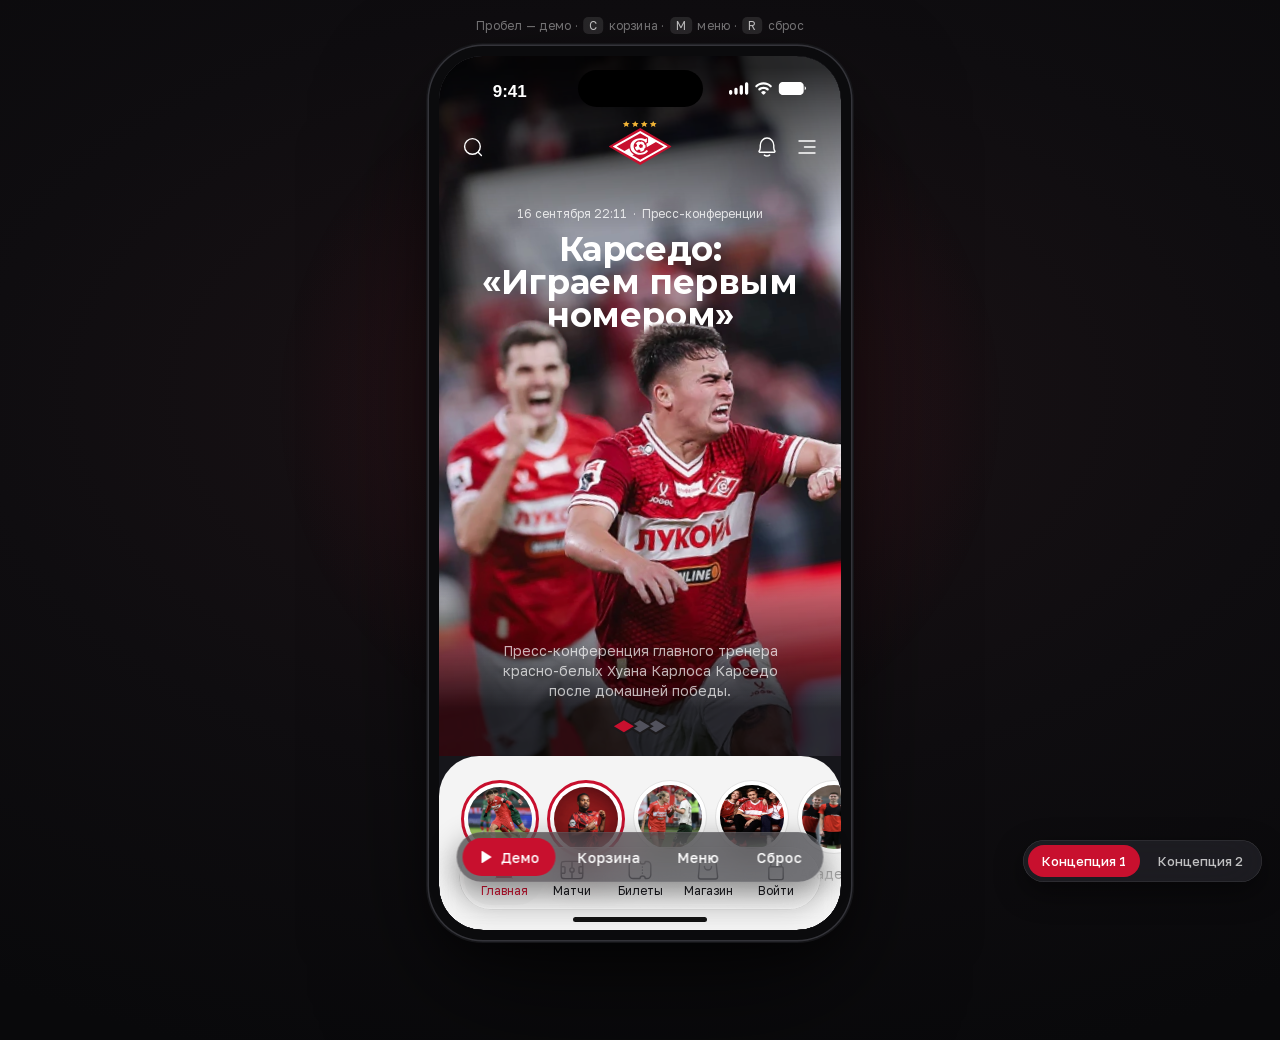
<file: concept-1/index.html>
<!doctype html>
<html lang="ru">
<head>
<meta charset="utf-8">
<meta name="viewport" content="width=device-width, initial-scale=1, maximum-scale=1, user-scalable=no, viewport-fit=cover">
<meta name="apple-mobile-web-app-capable" content="yes">
<meta name="mobile-web-app-capable" content="yes">
<meta name="apple-mobile-web-app-status-bar-style" content="black-translucent">
<meta name="apple-mobile-web-app-title" content="Спартак">
<meta name="theme-color" content="#16161b">
<title>Спартак · iOS · презентация</title>
<link rel="stylesheet" href="assets/fonts.css">
<style>
/* ───────────────────────── tokens (из Figma) ───────────────────────── */
:root{
  --red:#c8102e; --ink:#16161b; --bg:#f4f4f4; --g5f:#5f5f68; --e3:#e3e3e3; --a4:#a4a4a4; --ef:#efefef;
  --font:'TT Norms Pro','Golos Text',-apple-system,'SF Pro Text','Helvetica Neue',Arial,sans-serif;
  --display:'FCSM','Montserrat','Golos Text',-apple-system,sans-serif;
  --spring:cubic-bezier(.2,.9,.25,1.12);
  --spring-soft:cubic-bezier(.22,.9,.3,1);
  --soft:cubic-bezier(.22,.9,.3,1);
  --cartH:0px;
}
*{box-sizing:border-box;margin:0;padding:0;-webkit-tap-highlight-color:transparent}
html,body{height:100%}
body{background:#0c0c0f;font-family:var(--font);color:#000;overflow:auto;-webkit-font-smoothing:antialiased;user-select:none;-webkit-user-select:none}
img{display:block;-webkit-user-drag:none;user-select:none}
button{font:inherit;color:inherit;background:none;border:0;cursor:pointer}
.t-h2{font-size:18px;line-height:24px;font-weight:500}
.t-p2{font-size:14px;line-height:20px;font-weight:450}
.t-p3{font-size:12px;line-height:18px;font-weight:450}
.t-h3{font-size:16px;line-height:22px;font-weight:700;letter-spacing:.4px;text-transform:uppercase}
.t-h4{font-size:14px;line-height:20px;font-weight:600}
.t-h5{font-size:12px;line-height:18px;font-weight:600}
.nowrap{white-space:nowrap}

/* ───────────────────────── презентационная сцена ───────────────────────── */
.stage{position:relative;min-height:100%;padding:56px 24px 110px;display:flex;align-items:center;justify-content:center;
  background:radial-gradient(1200px 700px at 50% 38%,#1c1316 0%,#0f0d10 55%,#09090b 100%)}
.stage::before{content:"";position:fixed;inset:0;background:radial-gradient(520px 520px at 50% 45%,rgba(200,16,46,.16),transparent 70%);pointer-events:none}
.dev-wrap{animation:wake 1.3s var(--spring) both;position:relative;width:402px;height:874px;transform-origin:0 0;flex:none;height:var(--h,874px)}
.device{position:absolute;inset:0;border-radius:44px;box-shadow:0 0 0 10px #0b0b0d,0 0 0 11.5px #34343a,0 0 0 13px #151518,0 50px 120px rgba(0,0,0,.65),0 20px 40px rgba(0,0,0,.4)}
.screen{position:absolute;inset:0;border-radius:44px;overflow:hidden;clip-path:inset(0 round 44px);-webkit-mask-image:-webkit-radial-gradient(white,black);background:var(--ink);isolation:isolate;transform:translateZ(0)}

@keyframes wake{from{translate:0 46px;opacity:0;scale:.94}to{translate:0 0;opacity:1;scale:1}}
/* HUD */
.hud{position:fixed;left:50%;bottom:18px;transform:translateX(-50%);display:flex;gap:6px;padding:6px;border-radius:999px;
  background:rgba(40,40,46,.62);backdrop-filter:blur(22px) saturate(1.6);-webkit-backdrop-filter:blur(22px) saturate(1.6);
  box-shadow:0 0 0 .5px rgba(255,255,255,.14) inset,0 10px 30px rgba(0,0,0,.45);z-index:100;font-family:var(--font)}
.hud button{height:38px;padding:0 16px;border-radius:999px;color:#fff;font-size:14px;font-weight:500;display:flex;align-items:center;gap:8px;
  transition:background .25s,transform .35s var(--spring);white-space:nowrap}
.hud button:hover{background:rgba(255,255,255,.1)}
.hud button:active{transform:scale(.94)}
.hud button.primary{background:var(--red)}
.hud button.primary:hover{background:#dc1636}
.hud button.on{background:rgba(255,255,255,.16)}
.hud svg{width:14px;height:14px;fill:currentColor}
.hud-hint{position:absolute;left:50%;top:18px;transform:translateX(-50%);font:12px/16px var(--font);color:rgba(255,255,255,.42);letter-spacing:.02em;white-space:nowrap;z-index:100}
.hud-hint kbd{font:inherit;padding:1px 6px;border-radius:5px;background:rgba(255,255,255,.1);color:rgba(255,255,255,.7);margin:0 2px}

/* ───────────────────────── приложение ───────────────────────── */
.viewport{position:absolute;inset:0;overflow:hidden;background:var(--bg)}
.scroller{position:absolute;inset:0;overflow-y:auto;overflow-x:hidden;scrollbar-width:none;overscroll-behavior:contain;transform-origin:50% 0}
.scroller::-webkit-scrollbar,.hs::-webkit-scrollbar{display:none}
.content{position:relative;width:402px;background:var(--bg)}

/* кнопки (общие) */
.btn{display:flex;align-items:center;justify-content:center;overflow:hidden;position:relative;transition:transform .5s var(--spring)}
.btn.pressed,.pressable.pressed{transform:scale(.965);transition-duration:.12s}
.pressable{transition:transform .5s var(--spring),opacity .3s}
.btn-outline{border:2px solid var(--red);border-radius:10px;padding:12px 20px;width:100%}
.btn-outline span{font-size:14px;line-height:20px;font-weight:600;color:var(--red);white-space:nowrap}
.btn-white{background:#fff;border-radius:10px;padding:12px 28px;width:116px}
.btn-white span{font-size:14px;line-height:20px;font-weight:600;color:var(--red);white-space:nowrap}
.ripple{position:absolute;border-radius:50%;background:rgba(200,16,46,.16);transform:scale(0);animation:rip .7s var(--soft) forwards;pointer-events:none}
@keyframes rip{to{transform:scale(1);opacity:0}}

/* лого */
.logo{position:relative;width:80px;height:57px;flex:none}
.logo .dia{position:absolute;left:50%;transform:translateX(-50%);aspect-ratio:340.16/238.34;bottom:18.21%;top:4.9%;overflow:hidden}
.logo .dia img,.mlogo img,.abs img{position:absolute;display:block;max-width:none;width:100%;height:100%}
.logo .dia i,.mlogo .in>i{position:absolute;display:block}

/* ───── hero ───── */
.hero{position:relative;height:700px;width:402px;background:var(--bg)}
.hero-clip{position:absolute;inset:0;overflow:hidden;border-radius:40px 40px 0 0}
.hero-clip>*{position:absolute}
.hslide{inset:0;opacity:0;transition:opacity .8s var(--soft);pointer-events:none}
.hslide.on{opacity:1}
.hslide>*{position:absolute}
.hero .hcover{inset:0;overflow:hidden}
.hero .hpic{overflow:hidden}
.hero .hpic img{position:absolute;max-width:none}
.hero .hcover img{width:100%;height:100%;object-fit:cover}
.hero-clip{touch-action:pan-y}
.dpag{display:flex;justify-content:center;cursor:pointer}
.dpag svg{display:block;width:59.77px;height:16.66px;margin-top:-2.33px;overflow:visible}
.dpag polygon{transition:fill .35s var(--soft);transform-box:fill-box;transform-origin:50% 50%}
.dpag polygon.pop{animation:dpop .6s var(--spring)}
@keyframes dpop{0%{transform:scale(.5)}60%{transform:scale(1.25)}100%{transform:scale(1)}}
.hero .hbg0{inset:0;width:100%;height:100%;object-fit:cover;object-position:bottom}
.hero .hbg1w{inset:0;overflow:hidden}
.hero .hbg1w img{position:absolute;height:101.23%;left:-82.5%;top:1.91%;width:318.26%;max-width:none}
.hero .hphoto{left:-848.78px;top:-325.12px;width:2435.567px;height:1781.234px;display:flex;align-items:center;justify-content:center}
.hero .hphoto>div{flex:none;transform:rotate(-8.89deg);width:2238px;height:1453px;position:relative;animation:kb 16s ease-in-out infinite alternate}
@keyframes kb{from{transform:rotate(-8.89deg) scale(1)}to{transform:rotate(-8.89deg) scale(1.045)}}
.hero .hphoto img{position:absolute;inset:0;width:100%;height:100%;max-width:none}
.hero .htop{left:0;bottom:525px;width:402px;height:213px;mix-blend-mode:multiply;transform:rotate(180deg);background:linear-gradient(180deg,rgba(0,0,0,0) 0%,#000 76.587%);opacity:.8}
.hero .hbot{left:0;bottom:0;width:402px;height:205px;mix-blend-mode:multiply;opacity:.9;background:linear-gradient(180deg,rgba(22,22,27,0) 0%,#16161b 76.587%)}
.hero .htitle{left:22px;top:149px;width:358px;display:flex;flex-direction:column;gap:10px;color:#fff}
.hero .hmeta{display:flex;flex-wrap:wrap;gap:6px;justify-content:center;font-size:12px;line-height:18px;white-space:nowrap}
.hero .hmeta p{opacity:.8}
.hero h1{font-family:var(--display);font-weight:700;font-size:34px;line-height:33px;text-align:center;letter-spacing:-.4px}
.hero .htxt{left:22px;right:22px;bottom:55px;display:flex;justify-content:center}
.hero .htxt p{width:280px;font-size:14px;line-height:20px;color:#fff;opacity:.7;text-align:center}
.hero .hrow{left:0;top:62px;width:402px;height:57px;display:flex;align-items:center;justify-content:center}
.hero .hrow .ic{position:absolute;display:flex;gap:16px;align-items:center;min-height:32px;top:50%;transform:translateY(-50%)}
.hero .hrow .ic.r{right:22px}.hero .hrow .ic.l{left:22px}
.hero .hrow button,.menu .hrow button{width:24px;height:24px;position:relative}
.hero .hrow button img{width:24px;height:24px}
.hero .hrow button::after{content:"";position:absolute;inset:-10px}
.hero .hpag{left:0;right:0;bottom:24px;height:12px}
.hero .hpag img{position:absolute;inset:-19.44% -7.48%;width:auto;height:auto;max-width:none}

/* ───── stories ───── */
.sheet{background:var(--bg);position:relative}
.stories{height:138px;padding:0;background:#16161b}
.stories .st-in{position:absolute;inset:0;background:var(--bg);border-radius:40px 40px 0 0;overflow:hidden;padding:24px 0 12px}
.stories .hs{position:relative}
.stories .hs{display:flex;gap:8px;padding:0 22px;overflow-x:auto;scrollbar-width:none;height:100%}
.story{display:flex;flex-direction:column;align-items:center;gap:10px;flex:none}
.ring{background:#fff;border:1px solid var(--e3);padding:4px;border-radius:50%;flex:none;display:flex;align-items:center;justify-content:center;overflow:hidden;transition:transform .55s var(--spring)}
.ring.act{border:3px solid var(--red)}
.ring .im{flex:none;width:64px;height:64px;border-radius:50%;overflow:hidden;position:relative;background:#ddd}
.ring .im img{position:absolute;max-width:none}
.story p{font-size:14px;line-height:20px;white-space:nowrap}
.story.dim p{opacity:.5}
.story:active .ring{transform:scale(.92)}
.story .ph{width:68px;height:68px;border-radius:900px;border:1px solid var(--e3);background:#fff;display:flex;align-items:center;justify-content:center;overflow:hidden}
.story .ph i{display:block;width:56px;height:56px;border-radius:900px;background:#b8b8bf}
.story .ph~p{font-family:'Inter',var(--font);font-weight:500;font-size:11px;line-height:15px;color:#8c8c94;letter-spacing:.165px;opacity:1}

/* ───── матч ───── */
.matchsec{height:401px;position:relative;overflow:hidden}
.tk{position:absolute;left:0;top:0;width:330px;height:304px;transform-origin:0 0}
.tk .back{position:absolute;inset:0;background:#f7f7f7;-webkit-mask:url("data:image/svg+xml,%3Csvg preserveAspectRatio=%22none%22 overflow=%22visible%22 style=%22display: block%3B%22 width=%22330%22 height=%22304%22 viewBox=%220 0 330 304%22 fill=%22none%22 xmlns=%22http://www.w3.org/2000/svg%22%3E %3Cpath id=%22ticket-shape%22 d=%22M330 183.143C323.215 184.113 318 189.947 318 197C318 204.053 323.216 209.886 330 210.856V280C330 291.314 330 296.971 326.485 300.485C322.971 304 317.314 304 306 304H24C12.6863 304 7.02937 304 3.51465 300.485C-7.01883e-05 296.971 0 291.314 0 280V210.856C6.78447 209.886 12 204.053 12 197C12 189.947 6.78453 184.113 0 183.143V32H330V183.143ZM15 196C14.4477 196 14 196.448 14 197C14 197.552 14.4477 198 15 198H18C18.5523 198 19 197.552 19 197C19 196.448 18.5523 196 18 196H15ZM24 196C23.4477 196 23 196.448 23 197C23 197.552 23.4477 198 24 198H30C30.5523 198 31 197.552 31 197C31 196.448 30.5523 196 30 196H24ZM36 196C35.4477 196 35 196.448 35 197C35 197.552 35.4477 198 36 198H42C42.5523 198 43 197.552 43 197C43 196.448 42.5523 196 42 196H36ZM48 196C47.4477 196 47 196.448 47 197C47 197.552 47.4477 198 48 198H54C54.5523 198 55 197.552 55 197C55 196.448 54.5523 196 54 196H48ZM60 196C59.4477 196 59 196.448 59 197C59 197.552 59.4477 198 60 198H66C66.5523 198 67 197.552 67 197C67 196.448 66.5523 196 66 196H60ZM72 196C71.4477 196 71 196.448 71 197C71 197.552 71.4477 198 72 198H78C78.5523 198 79 197.552 79 197C79 196.448 78.5523 196 78 196H72ZM84 196C83.4477 196 83 196.448 83 197C83 197.552 83.4477 198 84 198H90C90.5523 198 91 197.552 91 197C91 196.448 90.5523 196 90 196H84ZM96 196C95.4477 196 95 196.448 95 197C95 197.552 95.4477 198 96 198H102C102.552 198 103 197.552 103 197C103 196.448 102.552 196 102 196H96ZM108 196C107.448 196 107 196.448 107 197C107 197.552 107.448 198 108 198H114C114.552 198 115 197.552 115 197C115 196.448 114.552 196 114 196H108ZM120 196C119.448 196 119 196.448 119 197C119 197.552 119.448 198 120 198H126C126.552 198 127 197.552 127 197C127 196.448 126.552 196 126 196H120ZM132 196C131.448 196 131 196.448 131 197C131 197.552 131.448 198 132 198H138C138.552 198 139 197.552 139 197C139 196.448 138.552 196 138 196H132ZM144 196C143.448 196 143 196.448 143 197C143 197.552 143.448 198 144 198H150C150.552 198 151 197.552 151 197C151 196.448 150.552 196 150 196H144ZM156 196C155.448 196 155 196.448 155 197C155 197.552 155.448 198 156 198H162C162.552 198 163 197.552 163 197C163 196.448 162.552 196 162 196H156ZM168 196C167.448 196 167 196.448 167 197C167 197.552 167.448 198 168 198H174C174.552 198 175 197.552 175 197C175 196.448 174.552 196 174 196H168ZM180 196C179.448 196 179 196.448 179 197C179 197.552 179.448 198 180 198H186C186.552 198 187 197.552 187 197C187 196.448 186.552 196 186 196H180ZM192 196C191.448 196 191 196.448 191 197C191 197.552 191.448 198 192 198H198C198.552 198 199 197.552 199 197C199 196.448 198.552 196 198 196H192ZM204 196C203.448 196 203 196.448 203 197C203 197.552 203.448 198 204 198H210C210.552 198 211 197.552 211 197C211 196.448 210.552 196 210 196H204ZM216 196C215.448 196 215 196.448 215 197C215 197.552 215.448 198 216 198H222C222.552 198 223 197.552 223 197C223 196.448 222.552 196 222 196H216ZM228 196C227.448 196 227 196.448 227 197C227 197.552 227.448 198 228 198H234C234.552 198 235 197.552 235 197C235 196.448 234.552 196 234 196H228ZM240 196C239.448 196 239 196.448 239 197C239 197.552 239.448 198 240 198H246C246.552 198 247 197.552 247 197C247 196.448 246.552 196 246 196H240ZM252 196C251.448 196 251 196.448 251 197C251 197.552 251.448 198 252 198H258C258.552 198 259 197.552 259 197C259 196.448 258.552 196 258 196H252ZM264 196C263.448 196 263 196.448 263 197C263 197.552 263.448 198 264 198H270C270.552 198 271 197.552 271 197C271 196.448 270.552 196 270 196H264ZM276 196C275.448 196 275 196.448 275 197C275 197.552 275.448 198 276 198H282C282.552 198 283 197.552 283 197C283 196.448 282.552 196 282 196H276ZM288 196C287.448 196 287 196.448 287 197C287 197.552 287.448 198 288 198H294C294.552 198 295 197.552 295 197C295 196.448 294.552 196 294 196H288ZM300 196C299.448 196 299 196.448 299 197C299 197.552 299.448 198 300 198H306C306.552 198 307 197.552 307 197C307 196.448 306.552 196 306 196H300ZM312 196C311.448 196 311 196.448 311 197C311 197.552 311.448 198 312 198H315C315.552 198 316 197.552 316 197C316 196.448 315.552 196 315 196H312ZM306 0C317.314 0 322.971 -7.01883e-05 326.485 3.51465C330 7.02937 330 12.6863 330 24V30H0V24C0 12.6863 -7.01883e-05 7.02937 3.51465 3.51465C7.02937 -7.01883e-05 12.6863 0 24 0H306Z%22 fill=%22white%22/%3E %3C/svg%3E") no-repeat 0 0/100% 100%;mask:url("data:image/svg+xml,%3Csvg preserveAspectRatio=%22none%22 overflow=%22visible%22 style=%22display: block%3B%22 width=%22330%22 height=%22304%22 viewBox=%220 0 330 304%22 fill=%22none%22 xmlns=%22http://www.w3.org/2000/svg%22%3E %3Cpath id=%22ticket-shape%22 d=%22M330 183.143C323.215 184.113 318 189.947 318 197C318 204.053 323.216 209.886 330 210.856V280C330 291.314 330 296.971 326.485 300.485C322.971 304 317.314 304 306 304H24C12.6863 304 7.02937 304 3.51465 300.485C-7.01883e-05 296.971 0 291.314 0 280V210.856C6.78447 209.886 12 204.053 12 197C12 189.947 6.78453 184.113 0 183.143V32H330V183.143ZM15 196C14.4477 196 14 196.448 14 197C14 197.552 14.4477 198 15 198H18C18.5523 198 19 197.552 19 197C19 196.448 18.5523 196 18 196H15ZM24 196C23.4477 196 23 196.448 23 197C23 197.552 23.4477 198 24 198H30C30.5523 198 31 197.552 31 197C31 196.448 30.5523 196 30 196H24ZM36 196C35.4477 196 35 196.448 35 197C35 197.552 35.4477 198 36 198H42C42.5523 198 43 197.552 43 197C43 196.448 42.5523 196 42 196H36ZM48 196C47.4477 196 47 196.448 47 197C47 197.552 47.4477 198 48 198H54C54.5523 198 55 197.552 55 197C55 196.448 54.5523 196 54 196H48ZM60 196C59.4477 196 59 196.448 59 197C59 197.552 59.4477 198 60 198H66C66.5523 198 67 197.552 67 197C67 196.448 66.5523 196 66 196H60ZM72 196C71.4477 196 71 196.448 71 197C71 197.552 71.4477 198 72 198H78C78.5523 198 79 197.552 79 197C79 196.448 78.5523 196 78 196H72ZM84 196C83.4477 196 83 196.448 83 197C83 197.552 83.4477 198 84 198H90C90.5523 198 91 197.552 91 197C91 196.448 90.5523 196 90 196H84ZM96 196C95.4477 196 95 196.448 95 197C95 197.552 95.4477 198 96 198H102C102.552 198 103 197.552 103 197C103 196.448 102.552 196 102 196H96ZM108 196C107.448 196 107 196.448 107 197C107 197.552 107.448 198 108 198H114C114.552 198 115 197.552 115 197C115 196.448 114.552 196 114 196H108ZM120 196C119.448 196 119 196.448 119 197C119 197.552 119.448 198 120 198H126C126.552 198 127 197.552 127 197C127 196.448 126.552 196 126 196H120ZM132 196C131.448 196 131 196.448 131 197C131 197.552 131.448 198 132 198H138C138.552 198 139 197.552 139 197C139 196.448 138.552 196 138 196H132ZM144 196C143.448 196 143 196.448 143 197C143 197.552 143.448 198 144 198H150C150.552 198 151 197.552 151 197C151 196.448 150.552 196 150 196H144ZM156 196C155.448 196 155 196.448 155 197C155 197.552 155.448 198 156 198H162C162.552 198 163 197.552 163 197C163 196.448 162.552 196 162 196H156ZM168 196C167.448 196 167 196.448 167 197C167 197.552 167.448 198 168 198H174C174.552 198 175 197.552 175 197C175 196.448 174.552 196 174 196H168ZM180 196C179.448 196 179 196.448 179 197C179 197.552 179.448 198 180 198H186C186.552 198 187 197.552 187 197C187 196.448 186.552 196 186 196H180ZM192 196C191.448 196 191 196.448 191 197C191 197.552 191.448 198 192 198H198C198.552 198 199 197.552 199 197C199 196.448 198.552 196 198 196H192ZM204 196C203.448 196 203 196.448 203 197C203 197.552 203.448 198 204 198H210C210.552 198 211 197.552 211 197C211 196.448 210.552 196 210 196H204ZM216 196C215.448 196 215 196.448 215 197C215 197.552 215.448 198 216 198H222C222.552 198 223 197.552 223 197C223 196.448 222.552 196 222 196H216ZM228 196C227.448 196 227 196.448 227 197C227 197.552 227.448 198 228 198H234C234.552 198 235 197.552 235 197C235 196.448 234.552 196 234 196H228ZM240 196C239.448 196 239 196.448 239 197C239 197.552 239.448 198 240 198H246C246.552 198 247 197.552 247 197C247 196.448 246.552 196 246 196H240ZM252 196C251.448 196 251 196.448 251 197C251 197.552 251.448 198 252 198H258C258.552 198 259 197.552 259 197C259 196.448 258.552 196 258 196H252ZM264 196C263.448 196 263 196.448 263 197C263 197.552 263.448 198 264 198H270C270.552 198 271 197.552 271 197C271 196.448 270.552 196 270 196H264ZM276 196C275.448 196 275 196.448 275 197C275 197.552 275.448 198 276 198H282C282.552 198 283 197.552 283 197C283 196.448 282.552 196 282 196H276ZM288 196C287.448 196 287 196.448 287 197C287 197.552 287.448 198 288 198H294C294.552 198 295 197.552 295 197C295 196.448 294.552 196 294 196H288ZM300 196C299.448 196 299 196.448 299 197C299 197.552 299.448 198 300 198H306C306.552 198 307 197.552 307 197C307 196.448 306.552 196 306 196H300ZM312 196C311.448 196 311 196.448 311 197C311 197.552 311.448 198 312 198H315C315.552 198 316 197.552 316 197C316 196.448 315.552 196 315 196H312ZM306 0C317.314 0 322.971 -7.01883e-05 326.485 3.51465C330 7.02937 330 12.6863 330 24V30H0V24C0 12.6863 -7.01883e-05 7.02937 3.51465 3.51465C7.02937 -7.01883e-05 12.6863 0 24 0H306Z%22 fill=%22white%22/%3E %3C/svg%3E") no-repeat 0 0/100% 100%}
.tkw{position:absolute;left:0;top:0;width:330px;height:304px;filter:drop-shadow(0 10px 13px rgba(0,0,0,.1))}
.tkw.main{filter:drop-shadow(0 10px 13px rgba(165,0,42,.1))}
.tk-main{position:absolute;left:37.8px;top:47.38px;width:330px;height:304px;filter:drop-shadow(0 10px 13px rgba(165,0,42,.1));touch-action:pan-y;cursor:grab}
.tk-main .shape{position:absolute;inset:0}
.tk-main .shape img{width:330px;height:304px}
.tk-main .cc{position:absolute;inset:0;border-radius:14px;overflow:hidden;display:flex;flex-direction:column}
.cc .hd{display:flex;justify-content:center;align-items:center;padding:6px 12px}
.cc .hd p{font-size:12px;line-height:18px;color:var(--g5f);white-space:nowrap}
.cc .hm{display:flex;flex-direction:column;gap:24px;padding:12px 20px 16px;align-items:center}
.teams{display:flex;width:100%;overflow:hidden}
.tcol{flex:1;display:flex;flex-direction:column;align-items:center;min-width:1px}
.tcol .mlogo{width:80px;height:80px;padding:6px}
.mlogo .in{position:relative;width:100%;height:100%;overflow:hidden}
.tcol p{font-size:14px;line-height:20px;font-weight:600;text-align:center;width:100%}
.tmid{display:flex;flex-direction:column;gap:8px;align-items:center;justify-content:center;align-self:stretch}
.tmid .cal{border:2px solid #ffe6ea;border-radius:6px;padding:4px;display:flex;transition:transform .5s var(--spring)}
.tmid .cal img{width:20px;height:20px}
.odds{display:flex;gap:4px;justify-content:center;width:100%}
.odds .wl{width:75px;height:18px;flex:none}
.odds .wl img{width:75px;height:18px}
.odds .og{display:flex;gap:2px;font-size:12px;line-height:18px;text-align:center;white-space:nowrap}
.odds .og div{background:var(--ef);border-radius:4px;display:flex;gap:6px;padding:0 6px}
.odds .og b{font-weight:600;color:#ff6a13}.odds .og span{color:#141419}
.buy{display:flex;flex-direction:column;gap:10px;padding-top:16px;width:100%}
.buy>p{font-size:12px;line-height:18px;color:var(--g5f);text-align:center}
.mpag{position:absolute;left:16px;bottom:12px;width:370px;height:12px}


/* ───── баннер входа ───── */
.pad6{padding:12px 6px}
.login{height:104px;border-radius:14px;position:relative;overflow:hidden;display:flex;align-items:flex-end;gap:8px;padding:16px;color:#fff}
.login .bgs,.menu .promo .bgs{position:absolute;inset:0;border-radius:14px;overflow:hidden}
.login .bgs img,.menu .promo .bgs img{position:absolute;inset:0;width:100%;height:100%}
.login .bgs .a{object-fit:cover}.login .bgs .b{object-fit:cover;object-position:bottom}
.login .bgs .m{position:absolute;inset:0;background:rgba(200,16,46,.3);mix-blend-mode:multiply}
.login .tx,.menu .promo .tx{position:relative;flex:1;min-width:1px;display:flex;flex-direction:column;gap:8px}
.login .tx p:first-child{width:351px}
.login .tx p:last-child{min-width:100%}
.login .btn,.menu .promo .btn{position:relative;flex:none}
.login .x,.menu .promo .x{position:absolute;right:8px;top:8px;width:24px;height:24px}
.login .x img,.menu .promo .x img{width:24px;height:24px}
.login .x::after,.menu .promo .x::after{content:"";position:absolute;inset:-8px}

/* ───── карточки-секции ───── */
.card{background:#fff;border-radius:14px;padding:16px;display:flex;flex-direction:column;gap:16px;position:relative}
.label{display:flex;align-items:baseline;justify-content:space-between;overflow:hidden;width:100%}
.label .tt{color:var(--red)}
.pill{background:var(--bg);display:flex;align-items:center;gap:2px;padding:3px 4px 3px 10px;border-radius:18px;transition:transform .5s var(--spring),background .3s}
.pill span{font-size:14px;line-height:20px;color:var(--g5f);white-space:nowrap}
.pill img{width:16px;height:16px}

/* таблица */
.seg{height:32px;background:var(--ef);border-radius:100px;position:relative;display:flex;padding:2px;gap:4px}
.seg .th{position:absolute;top:2px;bottom:2px;left:2px;width:calc(50% - 4px);background:#fff;border-radius:1000px;box-shadow:0 2px 10px rgba(0,0,0,.06);transition:transform .6s var(--spring)}
.seg button{flex:1;position:relative;z-index:1;height:28px;font-size:14px;line-height:20px;text-align:center;color:#000;font-weight:450;border-radius:1000px}
.seg.cup .th{transform:translateX(calc(100% + 4px))}
.tbl .r{display:flex;align-items:center;gap:6px;padding:6px 8px;border-bottom:.5px solid var(--e3);overflow:hidden;width:100%}
.tbl .r:last-child{border-bottom:0}
.tbl .r.h{padding:0 8px 8px;color:var(--a4);font-size:10px;line-height:15px;letter-spacing:.4px;text-transform:uppercase}
.tbl .r.h .n{opacity:0;line-height:15px}
.tbl .label{margin-bottom:-2px}
.tbl .n{width:14px;flex:none;font-size:12px;line-height:20px;color:var(--a4)}
.tbl .cl{flex:1;display:flex;gap:8px;align-items:center;min-width:1px}
.tbl .cl p{flex:1;font-size:14px;line-height:20px;color:#000;min-width:1px}
.tbl .c{width:22px;flex:none;text-align:center;font-size:12px;line-height:20px;color:var(--a4)}
.tbl .c.p{font-size:14px;color:#000}
.tbl .r.h .c{font-size:10px;line-height:15px}
.tbl .r.hl{background:var(--ef)}
.tbl .r.hl .n,.tbl .r.hl .c{color:#000}
.tbl .lg{width:24px;height:24px;position:relative;overflow:hidden;flex:none}
.tbl .lg img{position:absolute;max-width:none}
.tbl .list{display:flex;flex-direction:column;overflow:hidden}
.tbl .row{opacity:0;transform:translateX(18px)}
.tbl.in .row{opacity:1;transform:none;transition:opacity .5s var(--soft),transform .7s var(--spring);transition-delay:calc(var(--i)*55ms)}

/* реклама */
.ad{height:67px;border-radius:15px;overflow:hidden}
.ad img{width:100%;height:100%;object-fit:cover}

/* команды */
.tcards{border-radius:14px;overflow:hidden;display:flex;flex-direction:column}
.tc{position:relative;height:78px;transition:height .6s cubic-bezier(.3,.85,.25,1);padding:16px 22px;overflow:hidden;display:flex;flex-direction:column;justify-content:center;cursor:pointer;color:#fff}
.tc .l{position:absolute;inset:0}
.tc .l img{position:absolute;inset:0;width:100%;height:100%;object-fit:cover;object-position:bottom}
.tc .l img.ph{inset:auto;left:0;bottom:0;width:100%;height:auto;aspect-ratio:358/160;max-width:none;object-fit:cover;object-position:right bottom}
.tc .l .m{position:absolute;inset:0;background:var(--red);mix-blend-mode:multiply}
.tc .l .ph{opacity:0;transform:translateY(22px);transition:opacity .45s ease,transform .7s cubic-bezier(.2,.8,.2,1)}
.tc.open .l .ph{transition-delay:.12s}
.teams-pin{position:relative;background:var(--bg)}
.teams-stick{position:sticky;top:var(--pin-top,179px)}
.tc.open .l .ph{opacity:1;transform:none}
.tc.open{height:160px}
.tc .band{position:absolute;width:975.587px;height:630.914px;display:flex;align-items:center;justify-content:center;left:calc(50% + var(--bx));top:calc(50% + var(--by));transform:translate(-50%,-50%);transition:left .7s cubic-bezier(.3,.85,.25,1),top .7s cubic-bezier(.3,.85,.25,1)}
.tc .b1{--bx:168.79px;--by:14.65px}.tc .b2{--bx:-244.21px;--by:14.65px}
.tc.open .b1{--bx:251.79px;--by:-26.35px}.tc.open .b2{--bx:-161.21px;--by:-26.35px}
.tc .band i{display:block;flex:none;width:1058.852px;height:117.188px;background:#fff;opacity:.1;transform:rotate(-30deg)}
.tc .nm{position:relative;display:flex;flex-direction:column;gap:4px;flex:1;min-height:1px;width:100%}
.tc .nm h4{font-family:var(--display);font-weight:700;font-size:22px;line-height:24px;letter-spacing:-.2px}
.tc .nm p{font-size:12px;line-height:18px;opacity:.6}
.tc .go{position:absolute;left:22px;bottom:16px;width:24px;height:24px;opacity:0;transform:translateY(12px);transition:opacity .5s var(--soft),transform .8s var(--spring)}
.tc.open .go{opacity:1;transform:none;transition-delay:.15s}
.tc.open:hover .go{transform:translateX(6px);transition-delay:0s}
.tc .go img{width:24px;height:24px}
.tc .ln1{position:absolute;left:0;top:0;width:402px;height:1px;background:#000;opacity:.21}
.tc .ln2{position:absolute;left:0;top:1px;width:402px;height:1px;background:#fff;opacity:.2}

/* абонемент */
.abo{position:relative;height:228px;overflow-x:clip;overflow-y:visible;margin:0 -6px;touch-action:pan-y}
.abo .slide{position:absolute;left:36px;top:0;width:330px;height:228px;border-radius:14px;padding:16px;display:flex;flex-direction:column;justify-content:space-between;overflow:hidden}
.slide .bg{position:absolute;inset:0;border-radius:14px;overflow:hidden}
.slide .bg>*{position:absolute}
.slide .bg .a{inset:0;width:100%;height:100%;object-fit:cover}
.slide .bg .b{max-width:none}
.slide .bg .c{inset:0;width:100%;height:100%;object-fit:cover}
.slide .lb,.slide .bt{position:relative}
.slide .lb{color:var(--red)}
.slide .bt{display:flex;flex-direction:column;gap:12px;align-items:flex-start}
.slide .bt p{width:186px;color:#000}
.slide .bt .btn-outline{width:auto}
.slide.grey{background:var(--g5f)}
.slide.grey .bt p{color:#fff}
.dots{display:flex;gap:8px;align-items:center;justify-content:center;height:7px}
.dots i{display:block;width:7px;height:7px;border-radius:8px;background:var(--e3);transition:width .6s var(--spring),background .3s}
.dots i.on{width:20px;background:var(--red)}

/* медиа */
.media{background:var(--bg);padding:0}
.mdark{background:#16161b;border-radius:24px;padding:0 6px 16px;display:flex;flex-direction:column;gap:16px;overflow:hidden;color:#fff}
.mdark .label{padding:16px 16px 0}
.mdark .pill{background:rgba(255,255,255,.1)}
.mdark .pill span{color:#fff}
.mlist{display:flex;flex-direction:column;gap:24px}
.mi{display:flex;gap:10px;padding:0 16px;align-items:flex-start;cursor:pointer;transition:transform .5s var(--spring)}
.mi.pressed{transform:scale(.975)}
.mi .tx{flex:1;min-width:1px;display:flex;flex-direction:column;gap:8px}
.mi .meta,.mbig .meta{display:flex;flex-wrap:wrap;gap:6px;font-size:12px;line-height:18px;white-space:nowrap}
.mi .meta p,.mbig .meta p{opacity:.5}
.mi .th{width:118px;height:67px;border-radius:8px;overflow:hidden;position:relative;flex:none}
.mi .th img.p{position:absolute;max-width:none;width:100%}
.mi .th .dim{position:absolute;inset:0;background:rgba(0,0,0,.3)}
.mi .th .pl{position:absolute;left:50%;top:calc(50% + .13px);width:24px;height:24px;transform:translate(-50%,-50%);transition:transform .6s var(--spring)}
.mi:hover .pl{transform:translate(-50%,-50%) scale(1.18)}
.mi .th .du{position:absolute;right:0;bottom:.38px;background:#fff;color:#000;font-size:10px;line-height:14px;padding:0 4px;border-radius:4px 0 0 0}
.mbig{display:flex;flex-direction:column;gap:10px;padding:0 16px;cursor:pointer}
.mbig .im{aspect-ratio:160/90;border-radius:12px;overflow:hidden;position:relative}
.mbig .im img{width:100%;height:100%;object-fit:cover;transition:transform 1.2s var(--soft)}
.mbig:hover .im img{transform:scale(1.04)}

/* мерч */
.merch .hs{display:flex;gap:12px;overflow-x:auto;scrollbar-width:none;margin:0 -22px 0 -16px;padding:0 16px}
.pr{width:140px;flex:none;display:flex;flex-direction:column;gap:12px;cursor:pointer}
.pr .im{width:140px;height:140px;border-radius:10px;overflow:hidden;position:relative;background:#eee}
.pr .im>img{width:100%;height:100%;object-fit:cover;transition:transform .9s var(--soft)}
.pr:hover .im>img{transform:scale(1.05)}
.pr .im .sh{position:absolute;inset:0;background:rgba(0,0,0,.04)}
.pr .bd{position:absolute;left:4px;top:3.63px;padding:0 4px;border-radius:4px;font-size:10px;line-height:14px;font-weight:600}
.pr .tx{display:flex;flex-direction:column;gap:4px}
.pr .rt{display:flex;gap:4px;align-items:center;font-size:12px;line-height:18px;white-space:nowrap}
.pr .rt img{width:12px;height:12px}
.pr .rt .g{color:var(--a4)}
.pr .tx p{font-size:12px;line-height:18px}
.pr .tx p.pc{font-weight:600}

/* все разделы */
.allsec{background:var(--bg);padding:12px 6px 96px}
.allsec .in{background:var(--e3);border-radius:14px;padding:16px;display:flex;gap:8px;align-items:flex-end}
.allsec .tx{flex:1;min-width:1px;display:flex;flex-direction:column;gap:12px}
.allsec .tx p:first-child{width:351px}.allsec .tx p:last-child{width:241px}

/* ───── glass-header ───── */
.glass{background:linear-gradient(180deg,rgba(255,255,255,.52),rgba(255,255,255,.36));-webkit-backdrop-filter:blur(18px) brightness(.95) saturate(1.3);backdrop-filter:blur(18px) brightness(.95) saturate(1.3);
  box-shadow:inset 0 1px 0 rgba(255,255,255,.85),inset 0 -1px 1px rgba(255,255,255,.35),inset 1px 0 1px rgba(255,255,255,.25),inset -1px 0 1px rgba(255,255,255,.25),1.25px 0 0 -.75px #d0d0d0,-1.25px 0 0 -.75px #d0d0d0,0 0 0 .5px rgba(0,0,0,.08),0 8px 24px rgba(0,0,0,.08);border-radius:296px}
.ghead{position:absolute;left:0;right:0;top:62px;height:57px;z-index:3;pointer-events:none}
.ghead .gp{position:absolute;top:6px;height:44px;display:flex;align-items:center;pointer-events:auto;
  opacity:0;transform:translateY(-14px) scale(.8);transition:opacity .35s,transform .7s var(--spring)}
.ghead .gp.l{left:12px;padding:0 4px}.ghead .gp.r{right:10px;padding:0 6px;gap:4px}
.ghead.show .gp{opacity:1;transform:none}
.ghead.show .gp.r{transition-delay:.05s}
.ghead .gp button{padding:6px;display:flex;transition:transform .5s var(--spring)}
.ghead .gp button:active{transform:scale(.85)}
.ghead .gp img{width:24px;height:24px}
.hdr-layer{position:absolute;inset:0;z-index:8;pointer-events:none}
.scrim{position:absolute;left:0;right:0;top:0;height:112px;z-index:2;pointer-events:none;opacity:0;transition:opacity .4s;
  background:linear-gradient(180deg,rgba(22,22,27,.92) 0%,rgba(22,22,27,.7) 52%,rgba(22,22,27,0) 100%)}
.scrim.show{opacity:1}

/* ───── статус-бар ───── */
.status{position:absolute;left:0;right:0;top:0;height:62px;z-index:20;pointer-events:none;color:#fff}
.status .tm{position:absolute;left:9px;width:129.5px;top:25px;text-align:center;font:590 17px/22px -apple-system,'SF Pro Text','Helvetica Neue',Arial,sans-serif;padding-right:6px}
.status .di{position:absolute;left:138.5px;top:14px;width:125px;height:37px;border-radius:100px;background:#000}
.status .lv{position:absolute;left:289.6px;top:26px;width:85.33px;height:13px}

/* ───── dock ───── */
.tabframe{position:absolute;left:0;bottom:0;z-index:6;width:402px;height:95px}
.tabglass{position:absolute;left:0;bottom:0;width:402px;height:83px;border-radius:0 0 44px 44px;
  -webkit-backdrop-filter:blur(10px);backdrop-filter:blur(10px);
  -webkit-mask-image:linear-gradient(180deg,transparent 0%,#000 55%);mask-image:linear-gradient(180deg,transparent 0%,#000 55%);
  }
.tabbar{position:absolute;left:25px;top:16px;width:352px;height:54px;display:flex;padding:0 2px;align-items:center;transition:left .7s var(--spring),top .7s var(--spring),width .7s var(--spring),height .7s var(--spring)}
.tabbar .bgp{position:absolute;inset:-4px;border-radius:1000px;pointer-events:none}
.tab{position:relative;flex:1;height:100%;margin-right:-8px;display:flex;flex-direction:column;gap:3px;align-items:center;justify-content:center;padding:6px 8px 7px;cursor:pointer;color:var(--ink)}
.tab:last-child{margin-right:0}
.tab .ti{width:24px;height:24px;transition:transform .5s var(--spring)}
.tab span{font-size:12px;line-height:12px;height:12px;text-align:center;width:100%;position:relative;overflow:hidden;white-space:nowrap;transition:opacity .35s var(--soft),height .6s var(--spring),transform .6s var(--spring)}
.tab{transition:gap .6s var(--spring)}
.tab.sel span{color:var(--red)}
.tab.bump .ti{animation:bump .6s var(--soft)}
@keyframes bump{0%{transform:scale(1)}30%{transform:scale(1.3) translateY(-3px)}100%{transform:scale(1)}}
.tabsel{position:absolute;top:0;left:0;width:calc((100% + 28px) / 5 + 4px);height:100%;border-radius:100px;background:#ededed;transition:transform .7s var(--spring)}
.tabframe.mini .tabbar{left:51px;top:30px;width:300px;height:40px}
.tabframe.mini .tab{gap:0}
.tabframe.mini .tab span{opacity:0;height:0;transform:scale(.6) translateY(-4px)}
.tabframe.mini .tab .ti{transform:scale(.96)}
.hind{position:absolute;left:50%;bottom:8px;margin-left:-67px;z-index:16;width:134px;height:5px;border-radius:100px;background:#fff;mix-blend-mode:difference;pointer-events:none}
.cartbar{position:absolute;left:6px;top:12px;width:390px;height:60px;display:flex;align-items:center;gap:10px;padding:8px 16px;border-radius:12px;color:#fff;touch-action:none}
.cartbar .ci{position:relative;width:32px;height:32px;flex:none}
.cartbar .ci>img{position:absolute;left:4px;top:4px;width:24px;height:24px}
.cartbar .bdg{position:absolute;left:17px;top:-2px;width:14px;height:14px;border-radius:900px;background:var(--red);display:flex;align-items:center;justify-content:center;font-size:10px;line-height:13px;font-weight:600;color:#fff}
.cartbar .mid{flex:1;min-width:1px;display:flex;align-items:baseline;gap:10px}
.cartbar .tb{flex:1;min-width:1px;overflow:hidden;font-size:14px;line-height:20px}
.cartbar .tb p+p{opacity:.5}
.cartbar .tm2{border:1px solid rgba(255,255,255,.2);border-radius:6px;padding:3px 8px;font-size:12px;line-height:18px;white-space:nowrap;font-variant-numeric:tabular-nums}
.cartbar .go{background:var(--red);border-radius:10px;padding:12px 16px;font-size:14px;line-height:20px;font-weight:600;white-space:nowrap;position:relative;overflow:hidden}
.cartbar .go.pressed{transform:scale(.95)}
.cartbar>*{opacity:0;transform:translateY(14px)}
.screen.st-cart:not(.st-menu) .cartbar>*{opacity:1;transform:none;transition:opacity .45s var(--soft),transform .8s var(--spring);transition-delay:calc(var(--i)*70ms + 140ms)}
.cartbar .bdg{transition:transform .6s var(--spring)}
.cartbar .bdg.pop{animation:pop .7s var(--spring)}
@keyframes pop{0%{transform:scale(0)}55%{transform:scale(1.5)}100%{transform:scale(1)}}

/* слои: главный блок и то, что под ним */
.under{position:absolute;inset:0;z-index:1;background:#16161b}
.main{position:absolute;inset:0;z-index:5;overflow:hidden;background:var(--bg);transition:bottom .95s var(--spring-soft),border-radius .8s var(--soft),box-shadow .8s var(--soft),clip-path .8s var(--soft)}
.screen.st-cart.st-menu .main{bottom:0;border-radius:44px 44px 0 0;clip-path:none}
.main{clip-path:inset(0 round 0px)}
.screen.st-cart .main{bottom:84px;border-radius:0 0 44px 44px;clip-path:inset(0 round 0 0 44px 44px)}
.screen.st-menu .main,.main.lift{clip-path:none}
.screen.st-menu .main{transform:translateY(calc(var(--h,874px) - 64px));border-radius:44px 44px 0 0;box-shadow:0 -22px 60px rgba(0,0,0,.6),0 0 0 1px #2a2a30}
.main.lift{box-shadow:0 30px 80px rgba(0,0,0,.55),0 0 0 1px #2a2a30;border-radius:44px}
.peek{position:absolute;inset:0;z-index:40;display:none;cursor:pointer}
.screen.st-menu .peek{display:block}
.cartlayer{position:absolute;left:0;right:0;bottom:0;height:84px;background:#16161b;transition:opacity .4s var(--soft)}
.screen.st-menu .cartlayer{opacity:0}

/* летящий билет */
.flyer{position:absolute;left:0;top:0;width:36px;height:36px;border-radius:50%;background:var(--red);z-index:18;pointer-events:none;display:flex;align-items:center;justify-content:center;
  box-shadow:0 8px 20px rgba(200,16,46,.5);opacity:0}
.flyer img{width:20px;height:20px}

/* ───── меню ───── */
.menu{position:absolute;inset:0;z-index:2;background:#c8102e;visibility:hidden;opacity:.25;transform:scale(.9) translateY(-24px);transform-origin:50% 0;transition:transform 1.05s var(--spring-soft),opacity .7s var(--soft),visibility 0s 1.05s}
.screen.st-menu .menu{visibility:visible;opacity:1;transform:none;transition:transform 1.05s var(--spring-soft),opacity .7s var(--soft),visibility 0s 0s}
.menu .mbg{position:absolute;inset:0;background:
  radial-gradient(120% 60% at 50% 0%,rgba(255,255,255,0.0),rgba(0,0,0,0) 60%),
  linear-gradient(180deg,rgba(0,0,0,.34) 0%,rgba(0,0,0,.52) 38%,rgba(0,0,0,.74) 100%),
  repeating-linear-gradient(45deg,rgba(255,255,255,.018) 0 24px,rgba(0,0,0,.018) 24px 48px)}
.mscroll{position:absolute;inset:0;overflow-y:auto;overflow-x:hidden;scrollbar-width:none;overscroll-behavior:contain;padding-top:62px;padding-bottom:96px}
.mscroll::-webkit-scrollbar{display:none}
.menu .hrow{position:relative;height:57px;width:402px;display:flex;align-items:center;justify-content:center}
.menu .hrow .ic{position:absolute;top:50%;transform:translateY(-50%);display:flex;gap:16px;align-items:center;min-height:32px}
.menu .hrow .ic.r{right:22px}.menu .hrow .ic.l{left:22px}
.menu .hrow img.i{width:24px;height:24px}
.menu .hrow .xb{transform:rotate(-90deg) scale(.4);opacity:0;transition:transform .7s var(--spring) .12s,opacity .3s .12s}
.menu.open .hrow .xb{transform:none;opacity:1}
.menu .hrow .xb:active{transform:scale(.8)}
.menu .promo-wrap{padding:8px 16px;overflow:hidden}
.menu .promo{position:relative;border-radius:14px;overflow:hidden;display:flex;gap:8px;align-items:flex-end;padding:16px;color:#fff}
.menu .promo .bgs .a{object-fit:cover}.menu .promo .bgs img.b{inset:auto;left:-8px;top:-40px;width:420px;height:280px;max-width:none}
.menu .promo .glow{position:absolute;left:-79px;top:-46px;width:260px;height:196px;filter:blur(4px);background:rgba(255,255,255,.1);-webkit-backdrop-filter:blur(2px);backdrop-filter:blur(2px)}
.menu .promo .tx p:first-child{width:351px}
.menu .promo .tx p:last-child{width:193px}
.mlist2{padding-bottom:16px;overflow:hidden}
.mrow{display:flex;gap:12px;align-items:center;padding:12px 22px;color:#fff;cursor:pointer;position:relative;transition:background .3s,transform .5s var(--spring)}
.mrow:active,.mrow.pressed{background:rgba(255,255,255,.1)}
.mrow .tb{flex:1;min-width:1px;display:flex;flex-direction:column;gap:4px;overflow:hidden}
.mrow .tb p:last-child{font-size:12px;line-height:18px;opacity:.6;font-weight:400}
.mrow .arr{width:24px;height:24px;flex:none;transition:transform .6s var(--spring)}
.mrow:hover .arr{transform:translateX(4px)}
.mdiv{padding:0 22px}.mdiv i{display:block;height:1px;background:#fff;opacity:.3}
.sections{padding:0 22px 16px}
.sections .box{background:rgba(0,0,0,.2);border-radius:14px}
.sections .lb{padding:16px 16px 10px;font-size:12px;line-height:18px;font-weight:600;color:#fff}
.sections .grid{display:grid;grid-template-columns:1fr 1fr;column-gap:16px;padding:0 16px 16px}
.sections .grid a{display:block;padding:8px 0;border-bottom:1px solid rgba(255,255,255,.2);font-size:14px;line-height:20px;color:#fff;cursor:pointer;transition:transform .5s var(--spring),opacity .3s;text-decoration:none}
.sections .grid a:nth-last-child(-n+2){border-bottom:0}
.sections .grid a:active{opacity:.55;transform:translateX(3px)}
.help{padding:0 6px}
.help .o{padding:16px}
.help .in{background:rgba(0,0,0,.2);border-radius:14px;display:flex;gap:12px;align-items:center;padding:12px 16px;color:#fff;overflow:hidden;cursor:pointer;transition:transform .5s var(--spring)}
.help .in:active{transform:scale(.97)}
.help .in img{width:24px;height:24px;flex:none}
.help .tb{flex:1;min-width:1px;display:flex;flex-direction:column;gap:4px}
.help .tb p:first-child{font-weight:500}
.soc-l{padding:16px 22px 10px;font-size:12px;line-height:18px;font-weight:600;color:#fff}
.soc{display:flex;gap:16px;padding:8px 22px 24px}
.soc .b{background:rgba(0,0,0,.2);border-radius:8px;padding:8px;display:flex;transition:transform .5s var(--spring)}
.soc .b:active{transform:scale(.88)}
.soc .b img{width:24px;height:24px}
.soc .b .ru{width:24px;height:24px;font:700 11px/24px 'Montserrat',sans-serif;color:#fff;text-align:center;position:relative}
.mrv{opacity:0;transform:translateY(22px)}
.menu.open .mrv{opacity:1;transform:none;transition:opacity .5s var(--soft),transform .85s var(--spring);transition-delay:calc(var(--i)*38ms + 160ms)}
.menu .hrow .logo,.menu .hrow .ic.l,.menu .hrow .ic.r>button:first-child{opacity:0;transition:opacity .4s .1s}
.menu.open .hrow .logo,.menu.open .hrow .ic.l,.menu.open .hrow .ic.r>button:first-child{opacity:1}

/* скролл-reveal */
.rv{opacity:0;transform:translateY(34px) scale(.985);transform-origin:50% 100%}
.rv.in{opacity:1;transform:none;transition:opacity .7s var(--soft),transform 1s var(--spring);transition-delay:var(--d,0ms)}
.intro-h{opacity:0;transform:translateY(26px)}
body.ready .intro-h{opacity:1;transform:none;transition:opacity .9s var(--soft),transform 1.3s var(--spring);transition-delay:var(--d,0ms)}
body.done .intro-h{transition:none!important}
.hero .hrow .ic{opacity:0}
body.ready .hero .hrow .ic{opacity:1;transition:opacity .8s .5s}
.hero .hrow .logo{opacity:0;transform:scale(.7)}
body.ready .hero .hrow .logo{opacity:1;transform:none;transition:opacity .7s .25s,transform 1.2s var(--spring) .25s}
.story{opacity:0;transform:scale(.6) translateY(16px)}
.stories.in .story{opacity:1;transform:none;transition:opacity .5s var(--soft),transform .9s var(--spring);transition-delay:calc(var(--i)*70ms + 100ms)}

/* палец */
.touch{position:absolute;left:0;top:0;width:46px;height:46px;margin:-23px 0 0 -23px;border-radius:50%;z-index:30;pointer-events:none;opacity:0;
  background:radial-gradient(circle,rgba(255,255,255,.55),rgba(255,255,255,.28) 70%);border:1.5px solid rgba(255,255,255,.7);box-shadow:0 4px 14px rgba(0,0,0,.35)}
.touch.down{background:radial-gradient(circle,rgba(255,255,255,.75),rgba(255,255,255,.4) 70%)}

@media (prefers-reduced-motion:reduce){*{animation-duration:.01ms!important;transition-duration:.01ms!important}}

/* ───── мобильная версия: только приложение, без рамки и панели ───── */
body.mobile{background:#16161b;overflow:hidden;position:fixed;inset:0}
body.mobile .stage{position:fixed;inset:0;padding:0;display:block;min-height:0;background:#16161b}
body.mobile .stage::before,body.mobile .device,body.mobile .hud,body.mobile .hud-hint,body.mobile .status,body.mobile .hind,body.mobile .touch{display:none}
body.mobile .dev-wrap{position:fixed;left:0;top:0;animation:none;margin:0}
body.mobile .screen{border-radius:0;clip-path:none;-webkit-mask-image:none}
body.mobile .hero-clip{border-radius:0}
body.mobile .screen.st-menu .main{border-radius:0}
body.mobile .main.lift{border-radius:0}

/* ───── iOS-скругления (corner smoothing из Figma) — Chrome/Edge через corner-shape ─────
   Figma: сглаживание s растягивает кривую угла до r·(1+s). Переводим в superellipse:
   s=100% → радиус ×2, superellipse(2.5); s=60% → радиус ×1.6, superellipse(1.9). Рамку телефона не трогаем. */
@supports (corner-shape: squircle) {
  .hero-clip, .stories .st-in { border-radius: 64px 64px 0 0; corner-shape: superellipse(1.9); }
  .card, .login, .login .bgs, .tcards, .abo .slide, .slide .bg, .allsec .in,
  .menu .promo, .menu .promo .bgs, .sections .box, .help .in { border-radius: 28px; corner-shape: superellipse(2.5); }
  .ad { border-radius: 30px; corner-shape: superellipse(2.5); }
  .mdark { border-radius: 48px; corner-shape: superellipse(2.5); }
  .mbig .im, .cartbar { border-radius: 24px; corner-shape: superellipse(2.5); }
  .btn-outline, .btn-white, .cartbar .go, .pr .im { border-radius: 20px; corner-shape: superellipse(2.5); }
  .mi .th, .soc .b { border-radius: 16px; corner-shape: superellipse(2.5); }
  .tmid .cal, .cartbar .tm2 { border-radius: 12px; corner-shape: superellipse(2.5); }
  .odds .og div, .pr .bd { border-radius: 8px; corner-shape: superellipse(2.5); }
  .mi .th .du { border-radius: 8px 0 0 0; corner-shape: superellipse(2.5); }
}
</style>
</head>
<body>
<div class="stage" id="stage">
<div class="dev-wrap" id="devwrap">
<div class="device"></div>
<div class="screen" id="screen">

<!-- ═════════ нижний слой: меню и корзина (под главным блоком) ═════════ -->
<div class="under">
  <div class="menu" id="menu">
    <div class="mbg"></div>
    <div class="mscroll" id="mscroll">
      <div class="hrow mrv" style="--i:0">
        <div class="ic l"><button class="pressable" aria-label="Поиск"><img class="i" src="assets/menu_close.svg" alt=""></button></div>
        <div class="logo" id="logoMenu"></div>
        <div class="ic r"><button class="pressable" aria-label="Уведомления"><img class="i" src="assets/menu_search.svg" alt=""></button><button class="pressable xb" id="closeMenu" aria-label="Закрыть"><img class="i" src="assets/menu_bell.svg" alt=""></button></div>
      </div>
      <div class="promo-wrap mrv" style="--i:1"><div class="promo">
        <div class="bgs"><img class="a" src="assets/menu_promo.jpg" alt=""></div>
        <div class="tx"><p class="t-h2">Набор в Академию </p><p class="t-p2">до 30 сентября «Попади в Спартак» · заявка онлайн</p></div>
        <button class="btn btn-white"><span>Подать заявку</span></button>
        <button class="x pressable" aria-label="Закрыть"><img src="assets/menu_promo_close.svg" alt=""></button>
      </div></div>
      <div class="mlist2">
        <div class="mrow mrv" style="--i:2"><div class="tb"><p class="t-h2">Команды и штаб</p><p>Основа · ЖФК · Молодёжка · Академия</p></div><img class="arr" src="assets/menu_arrow.svg" alt=""></div>
        <div class="mdiv mrv" style="--i:2"><i></i></div>
        <div class="mrow mrv" style="--i:3"><div class="tb"><p class="t-h2">Стадион</p><p>Как добраться, парковка, VIP-ложи, ресторан, аренда полей</p></div><img class="arr" src="assets/menu_arrow.svg" alt=""></div>
        <div class="mdiv mrv" style="--i:3"><i></i></div>
        <div class="mrow mrv" style="--i:4"><div class="tb"><p class="t-h2">Музей и экскурсии</p><p>6 типов экскурсий · билеты по календарю</p></div><img class="arr" src="assets/menu_arrow.svg" alt=""></div>
        <div class="mdiv mrv" style="--i:4"><i></i></div>
        <div class="mrow mrv" style="--i:5"><div class="tb"><p class="t-h2">Академия</p><p>Структура, команды, «Попади в Спартак»</p></div><img class="arr" src="assets/menu_arrow.svg" alt=""></div>
        <div class="mdiv mrv" style="--i:5"><i></i></div>
        <div class="mrow mrv" style="--i:6"><div class="tb"><p class="t-h2">ЖФК</p><p>Состав, матчи, медиа, мерч</p></div><img class="arr" src="assets/menu_arrow.svg" alt=""></div>
        <div class="mdiv mrv" style="--i:6"><i></i></div>
        <div class="mrow mrv" style="--i:7"><div class="tb"><p class="t-h2">О клубе</p><p>История, руководство, партнёры, легенды, бизнесу, франшиза</p></div><img class="arr" src="assets/menu_arrow.svg" alt=""></div>
      </div>
      <div class="sections mrv" style="--i:8"><div class="box"><div class="lb">ВСЕ РАЗДЕЛЫ</div>
        <div class="grid"><a>Календарь матчей</a><a>Результаты</a><a>Турнирная таблица</a><a>Новости и статьи</a><a>Фото и видео</a><a>Избранное</a><a>Как добраться</a><a>Схема стадиона</a><a>Правила посещения</a><a>Питание на арене</a><a>Доступная среда</a><a>VIP-ложи</a><a>Аренда площадок</a><a>Парковка</a><a>Тренеры Академии</a><a>«Попади в Спартак»</a><a>Медиа ЖФК</a><a>Ветераны и легенды</a></div></div></div>
      <div class="help mrv" style="--i:9"><div class="o"><div class="in"><img src="assets/menu_arrow.svg" alt=""><div class="tb"><p class="t-p2">Помощь и информация</p><p class="t-p3">FAQ, контакты, правила, юридическое, КРС, бюро находок</p></div></div></div></div>
      <div class="soc-l mrv" style="--i:10">МЫ В СОЦСЕТЯХ</div>
      <div class="soc mrv" style="--i:11"><div class="b"><img src="assets/soc_tg.svg" alt=""></div><div class="b"><div class="ru">RU</div></div><div class="b"><img src="assets/soc_vk.svg" alt=""></div><div class="b"><img src="assets/soc_star.svg" alt=""></div><div class="b"><img src="assets/soc_yt.svg" alt=""></div></div>
    </div>
  </div>
  <div class="cartlayer" id="cartlayer">
    <div class="cartbar" id="cartbar">
      <div class="ci" style="--i:0"><img src="assets/cart_icon.svg" alt=""><div class="bdg" id="bdg">3</div></div>
      <div class="mid" style="--i:1"><div class="tb"><p>B12 · ряд 14 · 2 места</p><p>Держим место</p></div><div class="tm2" id="tmr">14:59</div></div>
      <button class="go btn" id="goBtn" style="--i:2">Продолжить</button>
    </div>
  </div>
</div>

<!-- ═════════ главный блок (поднимается / опускается) ═════════ -->
<div class="main" id="main">
<div class="viewport" id="viewport">
  <div class="scroller" id="scroller">
  <div class="content" id="content">

    <!-- HERO -->
    <section class="hero" id="hero">
      <div class="hero-clip">
        <div class="hslide on" data-i="0">
        <img class="hbg0" src="assets/hero_bg0.webp" alt="">
        <div class="hbg1w"><img src="assets/hero_bg1.webp" alt=""></div>
        <div class="hphoto px" id="hpA"><div><img src="assets/hero_photo_a.webp" alt=""></div></div>
        <div class="htop"></div>
        <div class="htitle intro-h" style="--d:200ms">
          <div class="hmeta"><p>16 сентября 22:11</p><p>·</p><p>Пресс-конференции</p></div>
          <h1>Карседо:<br>«Играем первым номером»</h1>
        </div>
        <div class="hphoto px" id="hpB"><div><img src="assets/hero_photo_b.webp" alt=""></div></div>
        <div class="hbot"></div>
        <div class="htxt intro-h" style="--d:450ms"><p>Пресс-конференция главного тренера красно-белых Хуана Карлоса Карседо после домашней победы.</p></div>
        </div>
        <div class="hslide" data-i="1">
          <img class="hbg0" src="assets/hero_bg0.webp" alt="">
          <div class="hbg1w"><img src="assets/hero_bg1.webp" alt=""></div>
          <div class="hpic px" style="left:-268.42px;top:0;width:955.635px;height:865px"><img src="assets/hero2_a.webp" alt="" style="height:99.97%;left:.02%;top:.03%;width:99.96%"></div>
          <div class="htop"></div>
          <div class="htitle"><div class="hmeta"><p>13 сентября 16:27</p><p>·</p><p>Мерч</p></div><h1>Новая ретро-джерси</h1></div>
          <div class="hpic px" style="left:-268.42px;top:0;width:955.635px;height:865px"><img src="assets/hero2_b.webp" alt="" style="height:99.97%;left:.02%;top:.03%;width:99.96%"></div>
          <div class="hbot"></div>
          <div class="htxt"><p>Ретро-форма уже в продаже. Количество ограничено · 6 990 ₽.</p></div>
        </div>
        <div class="hslide" data-i="2">
          <img class="hbg0" src="assets/hero_bg0.webp" alt="">
          <div class="hbg1w"><img src="assets/hero_bg1.webp" alt=""></div>
          <div class="hpic px" style="left:-158.86px;top:-313px;width:751.721px;height:1070px"><img src="assets/hero3_a.webp" alt="" style="height:99.93%;left:0;top:.04%;width:99.95%"></div>
          <div class="htop"></div>
          <div class="htitle"><div class="hmeta"><p>9 сентября 8:49</p><p>·</p><p>Новости</p></div><h1>Лучшие игроки месяца</h1></div>
          <div class="hpic px" style="left:-158.86px;top:-313px;width:751.721px;height:1070px"><img src="assets/hero3_b.webp" alt="" style="height:99.93%;left:0;top:.04%;width:99.95%"></div>
          <div class="hbot"></div>
          <div class="htxt"><p>Игроки нашей команды в числе лучших игроков лиги в сентябре.</p></div>
        </div>
        <div class="hrow">
          <div class="ic l"><button class="pressable" aria-label="Поиск"><img src="assets/hero_search.svg" alt=""></button></div>
          <div class="logo" id="logoMain"></div>
          <div class="ic r"><button class="pressable" aria-label="Уведомления"><img src="assets/hero_bell.svg" alt=""></button><button class="pressable" id="openMenu" aria-label="Меню"><img src="assets/hero_menu.svg" alt=""></button></div>
        </div>
        <div class="hpag dpag intro-h" id="hpag" style="--d:700ms"></div>
      </div>
    </section>

    <!-- СТОРИС -->
    <section class="sheet stories" id="stories">
      <div class="st-in"><div class="hs">
        <div class="story" style="--i:0"><div class="ring act"><div class="im"><img src="assets/story1.webp" alt="" style="inset:0;width:100%;height:100%;object-fit:cover"></div></div><p>Матч</p></div>
        <div class="story" style="--i:1"><div class="ring act"><div class="im"><img src="assets/story2.webp" alt="" style="inset:0;width:100%;height:100%;object-fit:cover"></div></div><p>Интервью</p></div>
        <div class="story dim" style="--i:2"><div class="ring"><div class="im"><img src="assets/story3.webp" alt="" style="inset:0;width:100%;height:100%;object-fit:cover"></div></div><p>ЖФК</p></div>
        <div class="story dim" style="--i:3"><div class="ring"><div class="im"><img src="assets/story4.webp" alt="" style="height:160%;left:-83.43%;top:-37.5%;width:266.87%"></div></div><p>Мерч</p></div>
        <div class="story dim" style="--i:4"><div class="ring"><div class="im"><img src="assets/story5.webp" alt="" style="height:100%;left:-92.92%;top:0;width:185.85%"></div></div><p>Академия</p></div>
        <div class="story" style="--i:5"><div class="ph"><i></i></div><p>Музей</p></div>
        <div class="story" style="--i:6"><div class="ph"><i></i></div><p>Клуб</p></div>
      </div></div>
    </section>

    <!-- МАТЧ -->
    <section class="sheet matchsec rv" id="matchsec">
      <div class="tkw" style="transform:translate(51.28px,12px) rotate(1.32deg);transform-origin:0 0" id="tkB1"><div class="tk" style="position:absolute;inset:0"><div class="back"></div></div></div>
      <div class="tkw" style="transform:translate(20.8px,35.38px) rotate(-1.39deg);transform-origin:0 0" id="tkB2"><div class="tk" style="position:absolute;inset:0"><div class="back"></div></div></div>
      <div class="tk-main" id="tkNext"></div>
      <div class="tk-main front" id="tkFront"></div>
      <div class="mpag dpag" id="mpag"></div>
    </section>

    <!-- ВХОД -->
    <section class="sheet pad6 rv" id="loginsec">
      <div class="login">
        <div class="bgs"><img class="a" src="assets/login_bg0.webp" alt=""><img class="b" src="assets/login_bg1.webp" alt=""><div class="m"></div></div>
        <div class="tx"><p class="t-h2">Войдите, чтобы получать привилегии </p><p class="t-p2">Баллы за матчи и покупки, скидки на билеты и мерч.</p></div>
        <button class="btn btn-white"><span>Войти</span></button>
        <button class="x pressable" aria-label="Закрыть"><img src="assets/close.svg" alt=""></button>
      </div>
    </section>

    <!-- ТАБЛИЦА -->
    <section class="sheet rv" id="tablesec" style="padding:12px 6px 24px">
      <div class="card tbl" id="tbl">
        <div class="label"><p class="t-h3 tt">Турнирная таблица</p><div class="pill pressable"><span>Вся таблица</span><img src="assets/chev.svg" alt=""></div></div>
        <div class="seg" id="seg"><i class="th"></i><button data-t="0">Альфа-Банк РПЛ</button><button data-t="1">Кубок России</button></div>
        <div class="list"><div class="r h"><p class="n">#</p><p class="cl" style="flex:1;font-size:10px;line-height:15px;color:var(--a4);letter-spacing:.4px;text-transform:uppercase;display:block">Клуб</p><p class="c">И</p><p class="c">В</p><p class="c">Н</p><p class="c">П</p><p class="c">О</p></div>
          <div id="rows"></div></div>
      </div>
    </section>

    <!-- РЕКЛАМА -->
    <section class="sheet rv" id="adsec" style="padding:0 6px"><div class="ad"><img src="assets/ad.webp" alt=""></div></section>

    <!-- КОМАНДЫ -->
    <div class="teams-pin" id="teamsPin"><div class="teams-stick" id="teamsStick">
    <section class="sheet rv teams-sec" style="padding:24px 6px 24px">
      <div class="card" style="overflow:hidden">
        <div class="label"><p class="t-h3 tt">Команды клуба</p><div class="pill pressable"><span>Все команды</span><img src="assets/chev.svg" alt=""></div></div>
        <div class="tcards" id="tcards">
          <div class="tc pressable"><div class="l"><img src="assets/team_tex.webp" alt=""><div class="m"></div><img class="ph" src="assets/team1.webp" alt=""></div><div class="band b1"><i></i></div><div class="band b2"><i></i></div><div class="nm"><h4>Основной состав</h4><p>РПЛ · Кубок России</p></div><div class="go"><img src="assets/team_arrow.svg" alt=""></div><div class="ln1"></div><div class="ln2"></div></div>
          <div class="tc pressable"><div class="l"><img src="assets/team_tex.webp" alt=""><div class="m"></div><img class="ph" src="assets/team2.webp" alt=""></div><div class="band b1"><i></i></div><div class="band b2"><i></i></div><div class="nm"><h4>ЖФК «Спартак»</h4><p>Женская суперлига</p></div><div class="go"><img src="assets/team_arrow.svg" alt=""></div><div class="ln1"></div><div class="ln2"></div></div>
          <div class="tc pressable"><div class="l"><img src="assets/team_tex.webp" alt=""><div class="m"></div><img class="ph" src="assets/team3.webp" alt=""></div><div class="band b1"><i></i></div><div class="band b2"><i></i></div><div class="nm"><h4>Молодёжная</h4><p>Молодёжное первенство</p></div><div class="go"><img src="assets/team_arrow.svg" alt=""></div><div class="ln1"></div><div class="ln2"></div></div>
          <div class="tc pressable"><div class="l"><img src="assets/team_tex.webp" alt=""><div class="m"></div><img class="ph" src="assets/team4.webp" alt=""></div><div class="band b1"><i></i></div><div class="band b2"><i></i></div><div class="nm"><h4>Академия</h4><p>Юношеские первенства</p></div><div class="go"><img src="assets/team_arrow.svg" alt=""></div><div class="ln1"></div><div class="ln2"></div></div>
        </div>
      </div>
    </section>

    <!-- АБОНЕМЕНТ -->
    <section class="sheet rv" style="padding:12px 6px;display:flex;flex-direction:column;gap:16px;align-items:center">
      <div class="abo" id="abo" style="width:402px">
        <div class="slide" data-k="0">
          <div class="bg"><img class="a" src="assets/abo0.webp" alt=""><img class="b" src="assets/abo1.webp" alt="" style="height:187.67%;left:-22.81%;top:-55.16%;width:222.73%"></div>
          <div class="lb t-h3">Абонемент<br>2026/27</div>
          <div class="bt"><p class="t-p2">Продление для действующих владельцев</p><button class="btn btn-outline"><span>Узнать больше</span></button></div>
        </div>
        <div class="slide grey" data-k="1">
          <div class="lb t-h3">Абонемент 2026/27</div>
          <div class="bt"><p class="t-p2">Продление для действующих владельцев</p><button class="btn btn-outline"><span>Узнать больше</span></button></div>
        </div>
        <div class="slide" data-k="2">
          <div class="bg"><img class="a" src="assets/abo0.webp" alt=""><img class="b" src="assets/abo1.webp" alt="" style="height:188.12%;left:-15.47%;top:-47.5%;width:189.73%"><img class="c" src="assets/abo2.webp" alt=""></div>
          <div class="lb t-h3">Абонемент 2026/27</div>
          <div class="bt"><p class="t-p2">Продление для действующих владельцев</p><button class="btn btn-outline"><span>Узнать больше</span></button></div>
        </div>
      </div>
      <div class="dpag" id="dots" style="width:100%;height:12px"></div>
    </section>

    <!-- МЕДИА -->
    <section class="sheet media rv" style="padding:0">
      <div class="mdark">
        <div class="label"><p class="t-h3">Медиа</p><div class="pill pressable"><span>Всё медиа</span><img src="assets/media_chev.svg" alt=""></div></div>
        <div class="mlist">
          <div class="mbig"><div class="im"><img src="assets/media0.webp" alt=""></div><p class="t-h2">Спартаковцы в сборных. Кто с кем сыграет в эту паузу</p><div class="meta"><p>19 сентября 10:30 </p><p>·</p><p>Новости</p></div></div>
          <div class="mi pressable"><div class="tx"><p class="t-h4">Как «Спартак» обыграл «Факел» на 91-й минуте 🎬 </p><div class="meta"><p>18 сентября 16:2</p><p>·</p><p>Матчдэй</p></div></div><div class="th"><img class="p" src="assets/media1.webp" alt="" style="height:126.22%;left:0;top:-24.55%"><div class="dim"></div><img class="pl" src="assets/media_play.svg" alt=""><div class="du">11:19</div></div></div>
          <div class="mi pressable"><div class="tx"><p class="t-h4">Карседо: «Важно было завершить этот отрезок победой»</p><div class="meta"><p>16 сентября 22:11</p><p>·</p><p>Пресс-конференции</p></div></div><div class="th"><img class="p" src="assets/media2.webp" alt="" style="height:126.81%;left:-.85%;top:-7.25%;width:100.85%"></div></div>
          <div class="mi pressable"><div class="tx"><p class="t-h4">Угальде принес победу над «Факелом» на 91-й минуте!</p><div class="meta"><p>16 сентября 20:37</p><p>·</p><p>Новости</p></div></div><div class="th"><img src="assets/media3.webp" alt="" style="position:absolute;inset:0;width:100%;height:100%;object-fit:cover"></div></div>
          <div class="mi pressable"><div class="tx"><p class="t-h4">БАБИЧ: Видич, травма, братство России и Сербии 🎬 </p><div class="meta"><p>04 сентября 13:24</p><p>·</p><p>Видео</p></div></div><div class="th"><img class="p" src="assets/media4.webp" alt="" style="height:126.22%;left:0;top:-24.55%"><div class="dim"></div><img class="pl" src="assets/media_play.svg" alt=""><div class="du">59:42</div></div></div>
        </div>
      </div>
    </section>

    <!-- МЕРЧ -->
    <section class="sheet rv" style="padding:24px 6px 12px">
      <div class="card merch">
        <div class="label"><p class="t-h3 tt">Популярный мерч</p><div class="pill pressable"><span>Каталог</span><img src="assets/merch_chev.svg" alt=""></div></div>
        <div class="hs" id="merchHs">
          <div class="pr pressable"><div class="im"><img src="assets/merch1.webp" alt=""><div class="sh"></div><span class="bd" style="background:#ffe6ea;color:#c8102e">Хит</span></div><div class="tx"><div class="rt"><img src="assets/star.svg" alt=""><span>4.7</span><span class="g">·</span><span class="g">13 оценок</span></div><p>Джерси JOGEL «Спартак» игровая домашняя — сезон 26/27</p><p class="pc">6 990 ₽</p></div></div>
          <div class="pr pressable"><div class="im"><img src="assets/merch2.webp" alt=""></div><div class="tx"><div class="rt"><img src="assets/star.svg" alt=""><span>4.9</span><span class="g">·</span><span class="g">84 оценки</span></div><p>Ретро джерси «СПАРТАК» AKAI 1997</p><p class="pc">5 990 ₽</p></div></div>
          <div class="pr pressable"><div class="im"><img src="assets/merch3.webp" alt=""><div class="sh"></div><span class="bd" style="background:#e6fffa;color:#0eab8c">New</span></div><div class="tx"><div class="rt"><img src="assets/star.svg" alt=""><span>4.4</span><span class="g">·</span><span class="g">2 оценки</span></div><p>Кепка ATRIBUTIKA&amp;CLUB</p><p class="pc">2 190 ₽</p></div></div>
        </div>
      </div>
    </section>

    <!-- ВСЕ РАЗДЕЛЫ -->
    <section class="allsec rv">
      <div class="in"><div class="tx"><p class="t-h2">Все разделы клуба</p><p class="t-p2">22 раздела: музей, VIP-ложи, ветераны, медиа</p></div><button class="btn btn-white"><span>Смотреть</span></button></div>
    </section>
    </div></div>

  </div>
  </div>

  </div>
<div class="tabframe">
    <div class="tabglass"></div>
    <div class="tabbar">
      <div class="bgp glass"></div>
      <div class="tabsel" id="tabsel"></div>
      <div class="tab sel" data-i="0"><img class="ti" src="assets/tab_home.svg" alt=""><span>Главная</span></div>
      <div class="tab" data-i="1"><img class="ti" src="assets/tab_match.svg" alt=""><span>Матчи</span></div>
      <div class="tab" data-i="2"><img class="ti" src="assets/tab_tickets.svg" alt=""><span>Билеты</span></div>
      <div class="tab" data-i="3"><img class="ti" src="assets/tab_shop.svg" alt=""><span>Магазин</span></div>
      <div class="tab" data-i="4"><img class="ti" src="assets/tab_login.svg" alt=""><span>Войти</span></div>
    </div>
  </div>
<div class="peek" id="peek"></div>
</div>

<div class="hdr-layer">
<div class="scrim" id="scrim"></div>
  <div class="ghead" id="ghead">
    <div class="gp l glass"><button aria-label="Поиск"><img src="assets/glass_search.svg" alt=""></button></div>
    <div class="gp r glass"><button aria-label="Уведомления"><img src="assets/glass_bell.svg" alt=""></button><button id="openMenu2" aria-label="Меню"><img src="assets/glass_menu.svg" alt=""></button></div>
  </div>
</div>

<!-- ═════════ статус-бар ═════════ -->
<div class="status"><div class="tm">9:41</div><div class="di"></div><img class="lv" src="assets/status_levels.svg" alt=""></div>

<div class="hind"></div>
<div class="flyer" id="flyer"><img src="assets/cart_icon.svg" alt=""></div>
<div class="touch" id="touch"></div>

</div><!-- /screen -->
</div><!-- /dev-wrap -->
</div><!-- /stage -->

<div class="hud-hint" id="hint">Пробел — демо · <kbd>C</kbd> корзина · <kbd>M</kbd> меню · <kbd>R</kbd> сброс</div>
<div class="hud" id="hud">
  <button class="primary" id="bDemo"><svg viewBox="0 0 14 14"><path d="M3 1.6v10.8a.6.6 0 0 0 .9.5l8.6-5.4a.6.6 0 0 0 0-1L3.9 1.1a.6.6 0 0 0-.9.5z"/></svg><span>Демо</span></button>
  <button id="bCart">Корзина</button>
  <button id="bMenu">Меню</button>
  <button id="bReset">Сброс</button>
</div>

<script src="app.js"></script>
<script src="../switcher/switcher.js" data-current="1" data-c1="index.html" data-c2="../index.html" data-lift-el="#screen" data-lift-when=".st-cart:not(.st-menu)" data-scale="402"></script>
</body>
</html>
</file>
<file: concept-1/assets/fonts.css>
@font-face {
  font-family: 'Golos Text';
  font-style: normal;
  font-weight: 400;
  font-display: swap;
  src: url(fonts/721d016b45.woff2) format('woff2');
  unicode-range: U+0301, U+0400-045F, U+0490-0491, U+04B0-04B1, U+2116;
}
@font-face {
  font-family: 'Golos Text';
  font-style: normal;
  font-weight: 400;
  font-display: swap;
  src: url(fonts/65c68b11df.woff2) format('woff2');
  unicode-range: U+0000-00FF, U+0131, U+0152-0153, U+02BB-02BC, U+02C6, U+02DA, U+02DC, U+0304, U+0308, U+0329, U+2000-206F, U+20AC, U+2122, U+2191, U+2193, U+2212, U+2215, U+FEFF, U+FFFD;
}
@font-face {
  font-family: 'Golos Text';
  font-style: normal;
  font-weight: 450;
  font-display: swap;
  src: url(fonts/721d016b45.woff2) format('woff2');
  unicode-range: U+0301, U+0400-045F, U+0490-0491, U+04B0-04B1, U+2116;
}
@font-face {
  font-family: 'Golos Text';
  font-style: normal;
  font-weight: 450;
  font-display: swap;
  src: url(fonts/65c68b11df.woff2) format('woff2');
  unicode-range: U+0000-00FF, U+0131, U+0152-0153, U+02BB-02BC, U+02C6, U+02DA, U+02DC, U+0304, U+0308, U+0329, U+2000-206F, U+20AC, U+2122, U+2191, U+2193, U+2212, U+2215, U+FEFF, U+FFFD;
}
@font-face {
  font-family: 'Golos Text';
  font-style: normal;
  font-weight: 500;
  font-display: swap;
  src: url(fonts/721d016b45.woff2) format('woff2');
  unicode-range: U+0301, U+0400-045F, U+0490-0491, U+04B0-04B1, U+2116;
}
@font-face {
  font-family: 'Golos Text';
  font-style: normal;
  font-weight: 500;
  font-display: swap;
  src: url(fonts/65c68b11df.woff2) format('woff2');
  unicode-range: U+0000-00FF, U+0131, U+0152-0153, U+02BB-02BC, U+02C6, U+02DA, U+02DC, U+0304, U+0308, U+0329, U+2000-206F, U+20AC, U+2122, U+2191, U+2193, U+2212, U+2215, U+FEFF, U+FFFD;
}
@font-face {
  font-family: 'Golos Text';
  font-style: normal;
  font-weight: 600;
  font-display: swap;
  src: url(fonts/721d016b45.woff2) format('woff2');
  unicode-range: U+0301, U+0400-045F, U+0490-0491, U+04B0-04B1, U+2116;
}
@font-face {
  font-family: 'Golos Text';
  font-style: normal;
  font-weight: 600;
  font-display: swap;
  src: url(fonts/65c68b11df.woff2) format('woff2');
  unicode-range: U+0000-00FF, U+0131, U+0152-0153, U+02BB-02BC, U+02C6, U+02DA, U+02DC, U+0304, U+0308, U+0329, U+2000-206F, U+20AC, U+2122, U+2191, U+2193, U+2212, U+2215, U+FEFF, U+FFFD;
}
@font-face {
  font-family: 'Golos Text';
  font-style: normal;
  font-weight: 700;
  font-display: swap;
  src: url(fonts/721d016b45.woff2) format('woff2');
  unicode-range: U+0301, U+0400-045F, U+0490-0491, U+04B0-04B1, U+2116;
}
@font-face {
  font-family: 'Golos Text';
  font-style: normal;
  font-weight: 700;
  font-display: swap;
  src: url(fonts/65c68b11df.woff2) format('woff2');
  unicode-range: U+0000-00FF, U+0131, U+0152-0153, U+02BB-02BC, U+02C6, U+02DA, U+02DC, U+0304, U+0308, U+0329, U+2000-206F, U+20AC, U+2122, U+2191, U+2193, U+2212, U+2215, U+FEFF, U+FFFD;
}
@font-face {
  font-family: 'Montserrat';
  font-style: normal;
  font-weight: 600;
  font-display: swap;
  src: url(fonts/9e6b6d4408.woff2) format('woff2');
  unicode-range: U+0301, U+0400-045F, U+0490-0491, U+04B0-04B1, U+2116;
}
@font-face {
  font-family: 'Montserrat';
  font-style: normal;
  font-weight: 600;
  font-display: swap;
  src: url(fonts/2f5adf1176.woff2) format('woff2');
  unicode-range: U+0000-00FF, U+0131, U+0152-0153, U+02BB-02BC, U+02C6, U+02DA, U+02DC, U+0304, U+0308, U+0329, U+2000-206F, U+20AC, U+2122, U+2191, U+2193, U+2212, U+2215, U+FEFF, U+FFFD;
}
@font-face {
  font-family: 'Montserrat';
  font-style: normal;
  font-weight: 700;
  font-display: swap;
  src: url(fonts/9e6b6d4408.woff2) format('woff2');
  unicode-range: U+0301, U+0400-045F, U+0490-0491, U+04B0-04B1, U+2116;
}
@font-face {
  font-family: 'Montserrat';
  font-style: normal;
  font-weight: 700;
  font-display: swap;
  src: url(fonts/2f5adf1176.woff2) format('woff2');
  unicode-range: U+0000-00FF, U+0131, U+0152-0153, U+02BB-02BC, U+02C6, U+02DA, U+02DC, U+0304, U+0308, U+0329, U+2000-206F, U+20AC, U+2122, U+2191, U+2193, U+2212, U+2215, U+FEFF, U+FFFD;
}
@font-face {
  font-family: 'Montserrat';
  font-style: normal;
  font-weight: 800;
  font-display: swap;
  src: url(fonts/9e6b6d4408.woff2) format('woff2');
  unicode-range: U+0301, U+0400-045F, U+0490-0491, U+04B0-04B1, U+2116;
}
@font-face {
  font-family: 'Montserrat';
  font-style: normal;
  font-weight: 800;
  font-display: swap;
  src: url(fonts/2f5adf1176.woff2) format('woff2');
  unicode-range: U+0000-00FF, U+0131, U+0152-0153, U+02BB-02BC, U+02C6, U+02DA, U+02DC, U+0304, U+0308, U+0329, U+2000-206F, U+20AC, U+2122, U+2191, U+2193, U+2212, U+2215, U+FEFF, U+FFFD;
}
</file>
